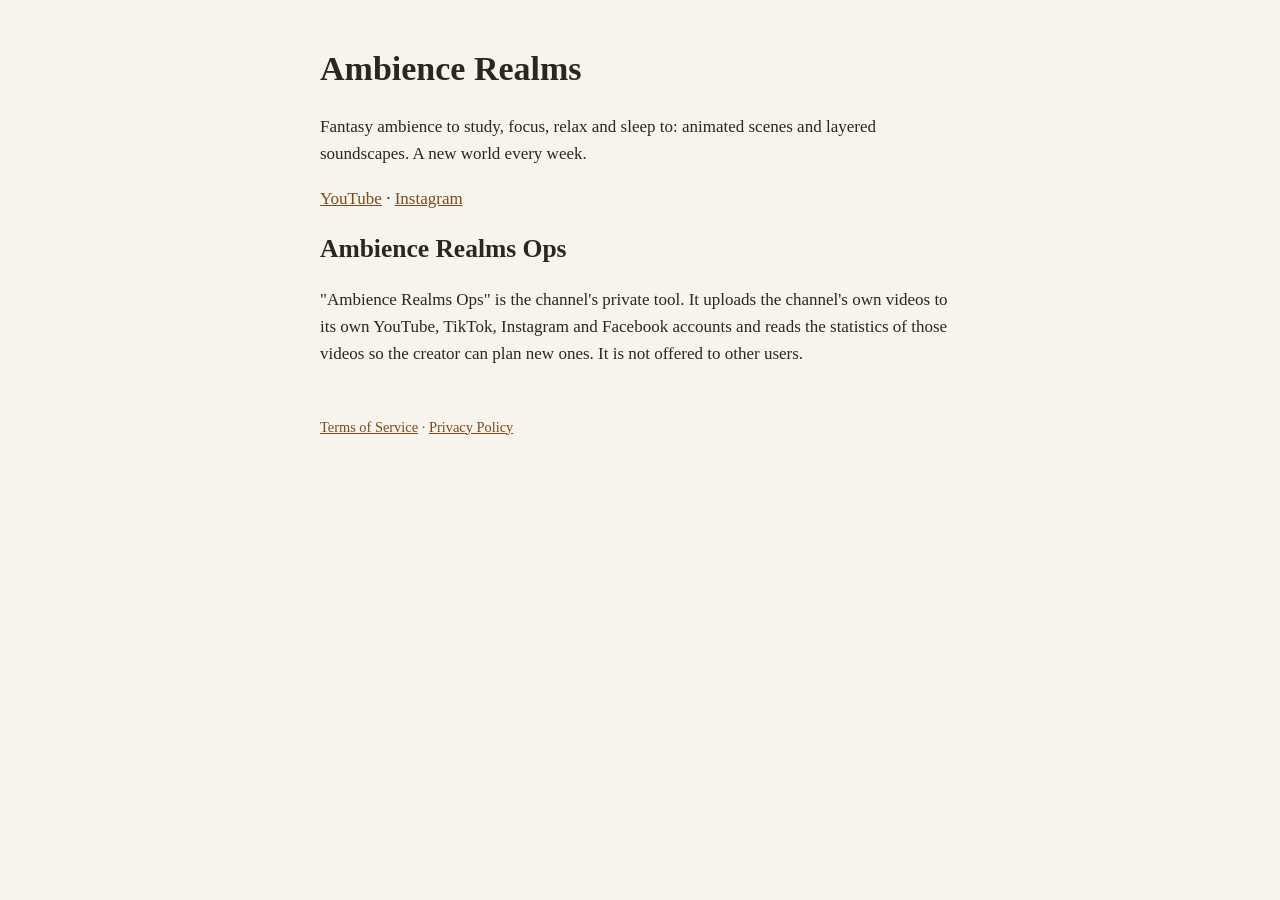
<file: index.html>
<!doctype html>
<html lang="en">
<head>
<meta charset="utf-8">
<meta name="viewport" content="width=device-width, initial-scale=1">
<title>Ambience Realms</title>
<link rel="stylesheet" href="style.css">
</head>
<body>
<h1>Ambience Realms</h1>
<p>Fantasy ambience to study, focus, relax and sleep to: animated scenes and layered
soundscapes. A new world every week.</p>
<p><a href="https://www.youtube.com/@AmbienceRealmsYT">YouTube</a> ·
<a href="https://www.instagram.com/ambiencerealms/">Instagram</a></p>
<h2>Ambience Realms Ops</h2>
<p>"Ambience Realms Ops" is the channel's private tool. It uploads the channel's own
videos to its own YouTube, TikTok, Instagram and Facebook accounts and reads the
statistics of those videos so the creator can plan new ones. It is not offered to
other users.</p>
<footer><a href="terms.html">Terms of Service</a> · <a href="privacy.html">Privacy Policy</a></footer>
</body>
</html>
</file>
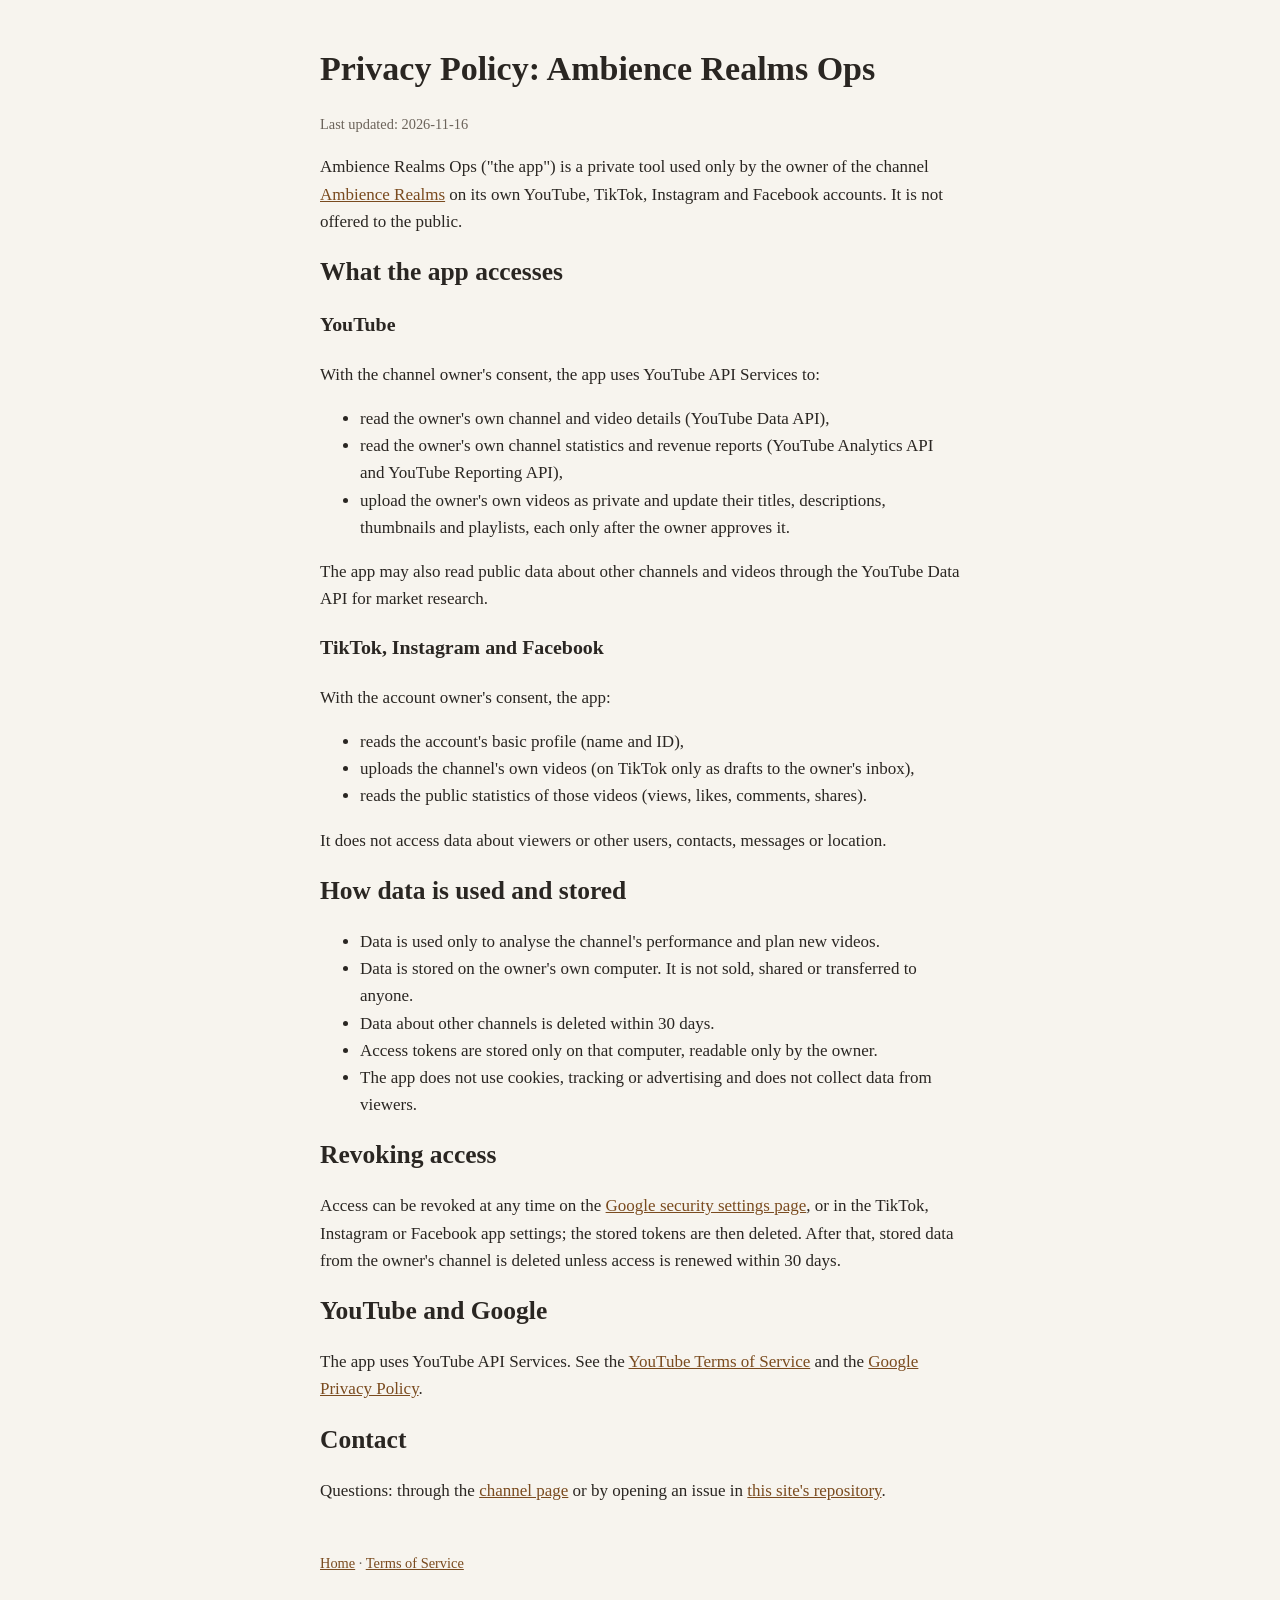
<file: privacy.html>
<!doctype html>
<html lang="en">
<head>
<meta charset="utf-8">
<meta name="viewport" content="width=device-width, initial-scale=1">
<title>Privacy Policy</title>
<link rel="stylesheet" href="style.css">
</head>
<body>
<h1>Privacy Policy: Ambience Realms Ops</h1>
<p class="muted">Last updated: 2026-11-16</p>

<p>Ambience Realms Ops ("the app") is a private tool used only by the owner of the
channel <a href="https://www.youtube.com/@AmbienceRealmsYT">Ambience Realms</a> on its
own YouTube, TikTok, Instagram and Facebook accounts.
It is not offered to the public.</p>

<h2>What the app accesses</h2>
<h3>YouTube</h3>
<p>With the channel owner's consent, the app uses YouTube API Services to:</p>
<ul>
  <li>read the owner's own channel and video details (YouTube Data API),</li>
  <li>read the owner's own channel statistics and revenue reports (YouTube Analytics API
  and YouTube Reporting API),</li>
  <li>upload the owner's own videos as private and update their titles, descriptions,
  thumbnails and playlists, each only after the owner approves it.</li>
</ul>
<p>The app may also read public data about other channels and videos through the
YouTube Data API for market research.</p>
<h3>TikTok, Instagram and Facebook</h3>
<p>With the account owner's consent, the app:</p>
<ul>
  <li>reads the account's basic profile (name and ID),</li>
  <li>uploads the channel's own videos (on TikTok only as drafts to the owner's inbox),</li>
  <li>reads the public statistics of those videos (views, likes, comments, shares).</li>
</ul>
<p>It does not access data about viewers or other users, contacts, messages or
location.</p>

<h2>How data is used and stored</h2>
<ul>
  <li>Data is used only to analyse the channel's performance and plan new videos.</li>
  <li>Data is stored on the owner's own computer. It is not sold, shared or transferred
  to anyone.</li>
  <li>Data about other channels is deleted within 30 days.</li>
  <li>Access tokens are stored only on that computer, readable only by the owner.</li>
  <li>The app does not use cookies, tracking or advertising and does not collect data
  from viewers.</li>
</ul>

<h2>Revoking access</h2>
<p>Access can be revoked at any time on the
<a href="https://myaccount.google.com/permissions">Google security settings page</a>, or in
the TikTok, Instagram or Facebook app settings; the stored tokens are then deleted.
After that, stored data from the owner's channel is deleted unless access is renewed
within 30 days.</p>

<h2>YouTube and Google</h2>
<p>The app uses YouTube API Services. See the
<a href="https://www.youtube.com/t/terms">YouTube Terms of Service</a> and the
<a href="https://policies.google.com/privacy">Google Privacy Policy</a>.</p>

<h2>Contact</h2>
<p>Questions: through the <a href="https://www.youtube.com/@AmbienceRealmsYT">channel
page</a> or by opening an issue in
<a href="https://github.com/Riddmaker/ambience-realms/issues">this site's repository</a>.</p>

<footer><a href="index.html">Home</a> · <a href="terms.html">Terms of Service</a></footer>
</body>
</html>
</file>
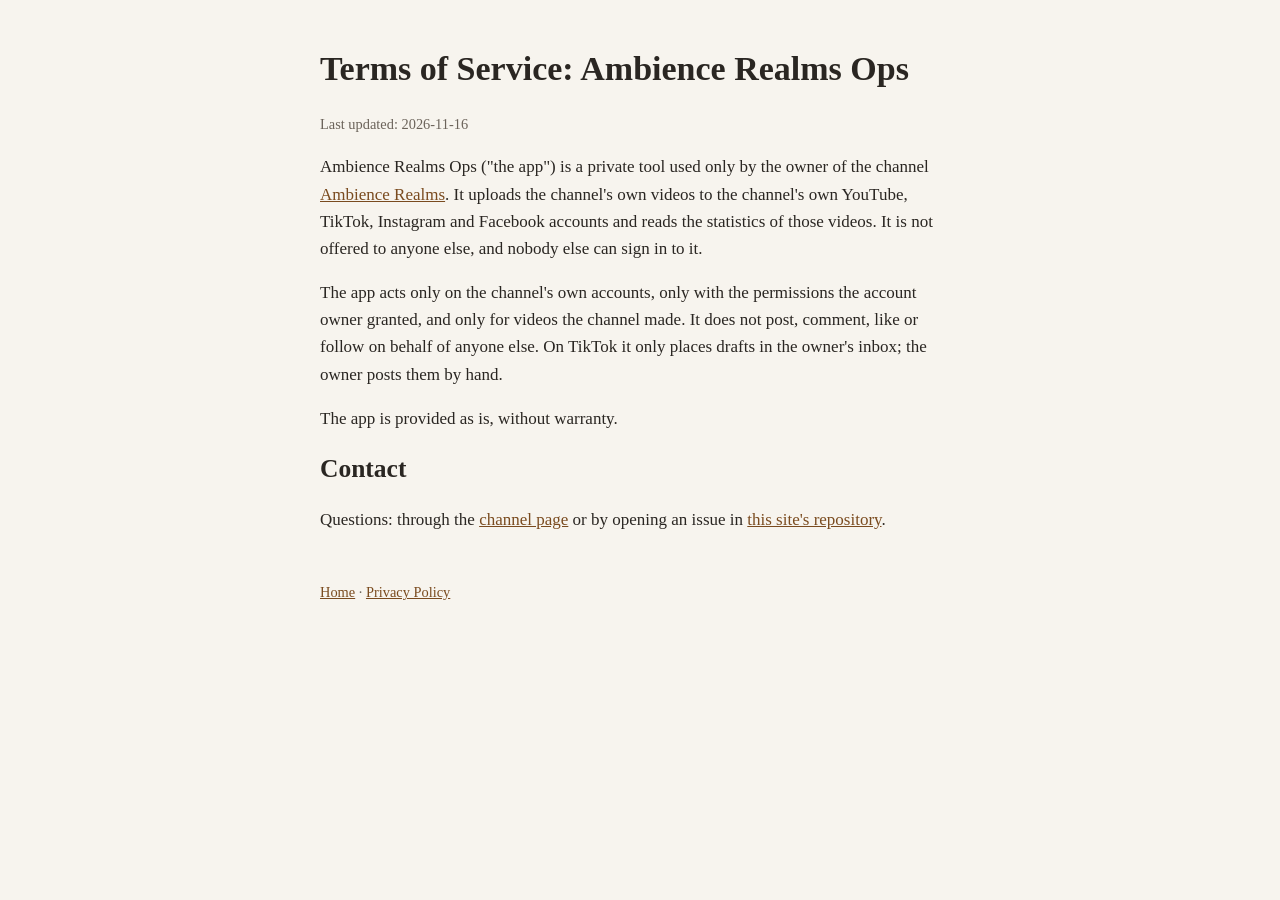
<file: terms.html>
<!doctype html>
<html lang="en">
<head>
<meta charset="utf-8">
<meta name="viewport" content="width=device-width, initial-scale=1">
<title>Terms of Service</title>
<link rel="stylesheet" href="style.css">
</head>
<body>
<h1>Terms of Service: Ambience Realms Ops</h1>
<p class="muted">Last updated: 2026-11-16</p>

<p>Ambience Realms Ops ("the app") is a private tool used only by the owner of the
channel <a href="https://www.youtube.com/@AmbienceRealmsYT">Ambience Realms</a>. It
uploads the channel's own videos to the channel's own YouTube, TikTok, Instagram and
Facebook accounts and reads the statistics of those videos. It is not offered to anyone
else, and nobody else can sign in to it.</p>

<p>The app acts only on the channel's own accounts, only with the permissions the
account owner granted, and only for videos the channel made. It does not post, comment,
like or follow on behalf of anyone else. On TikTok it only places drafts in the owner's
inbox; the owner posts them by hand.</p>

<p>The app is provided as is, without warranty.</p>

<h2>Contact</h2>
<p>Questions: through the <a href="https://www.youtube.com/@AmbienceRealmsYT">channel
page</a> or by opening an issue in
<a href="https://github.com/Riddmaker/ambience-realms/issues">this site's repository</a>.</p>

<footer><a href="index.html">Home</a> · <a href="privacy.html">Privacy Policy</a></footer>
</body>
</html>
</file>
<file: style.css>
:root { --bg: #f7f4ee; --fg: #2a2622; --muted: #6b635a; --link: #7a4b1f; }
@media (prefers-color-scheme: dark) {
  :root { --bg: #1b1916; --fg: #ece6dc; --muted: #a59c90; --link: #d9a46a; }
}
body { background: var(--bg); color: var(--fg); font: 17px/1.6 Georgia, serif;
  max-width: 40rem; margin: 3rem auto; padding: 0 1rem; }
h1, h2 { line-height: 1.25; }
a { color: var(--link); }
.muted, footer { color: var(--muted); font-size: 0.9rem; }
footer { margin-top: 3rem; }
</file>
